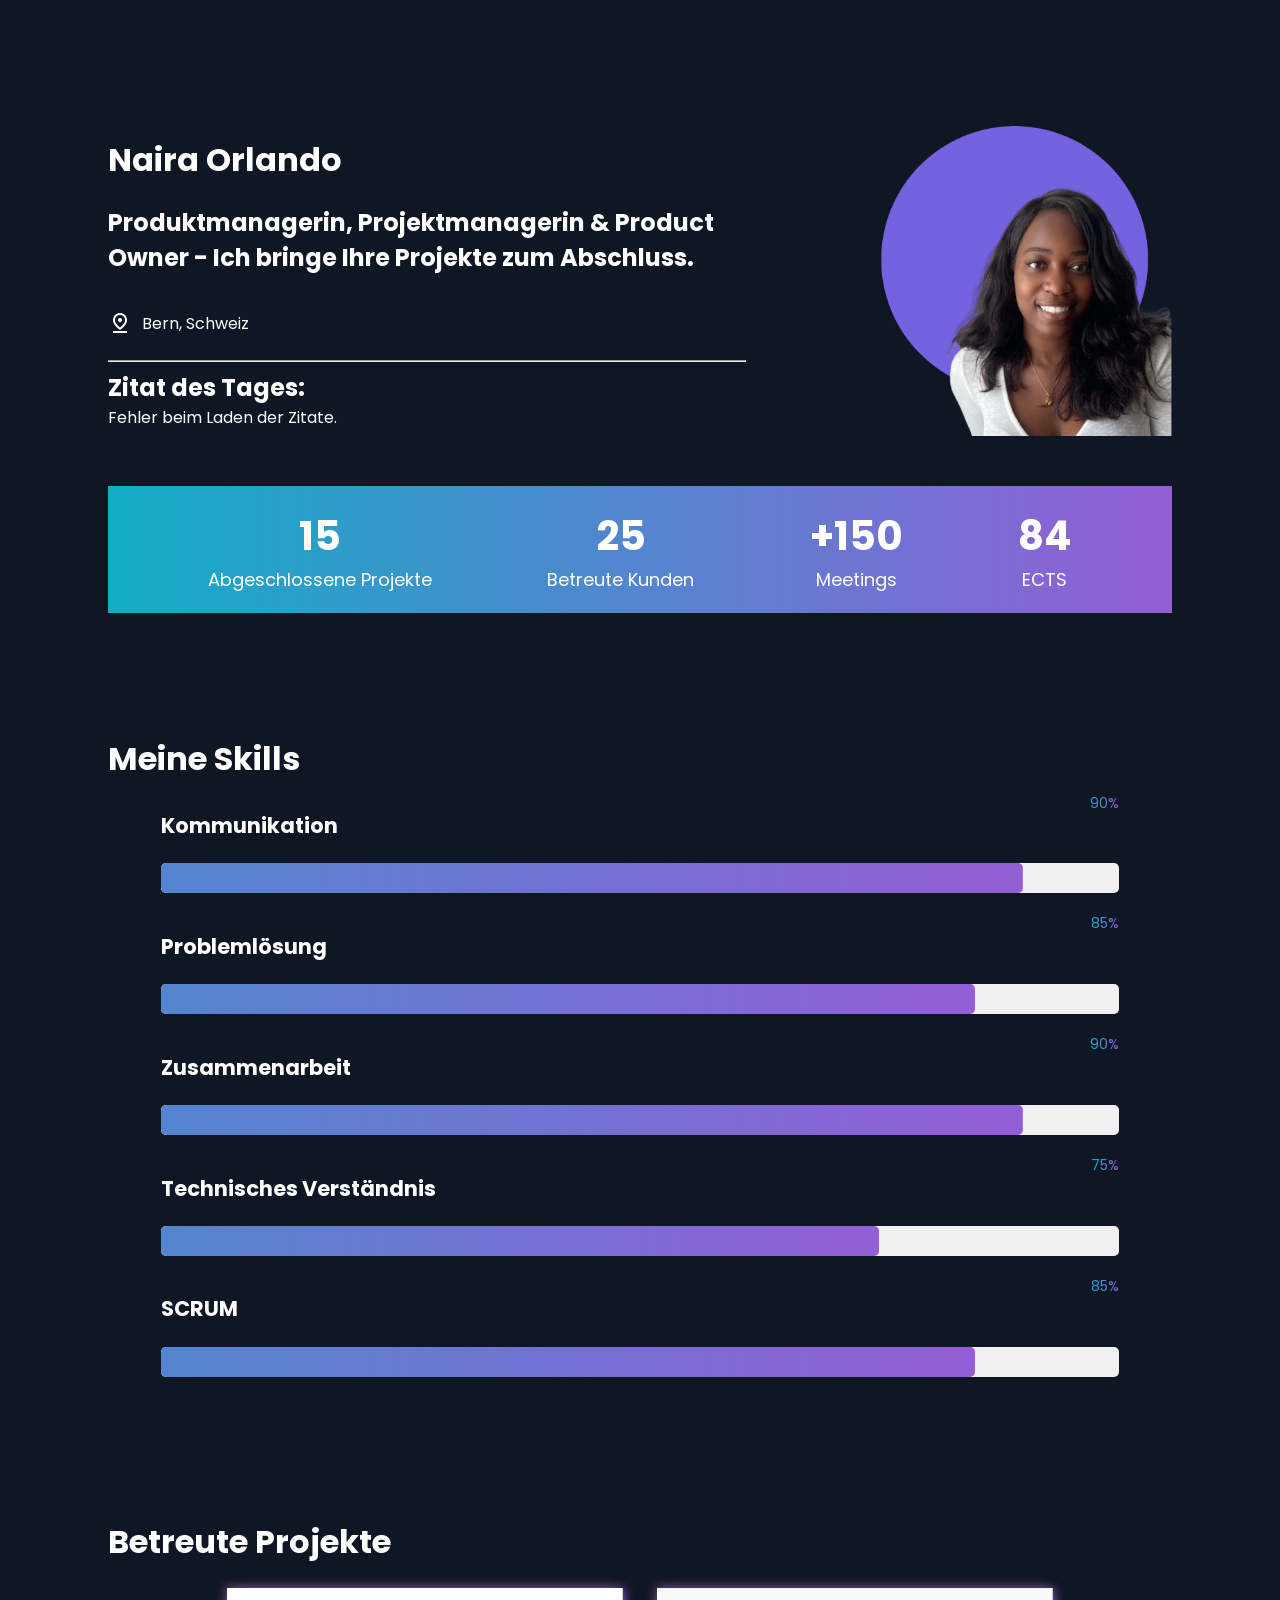
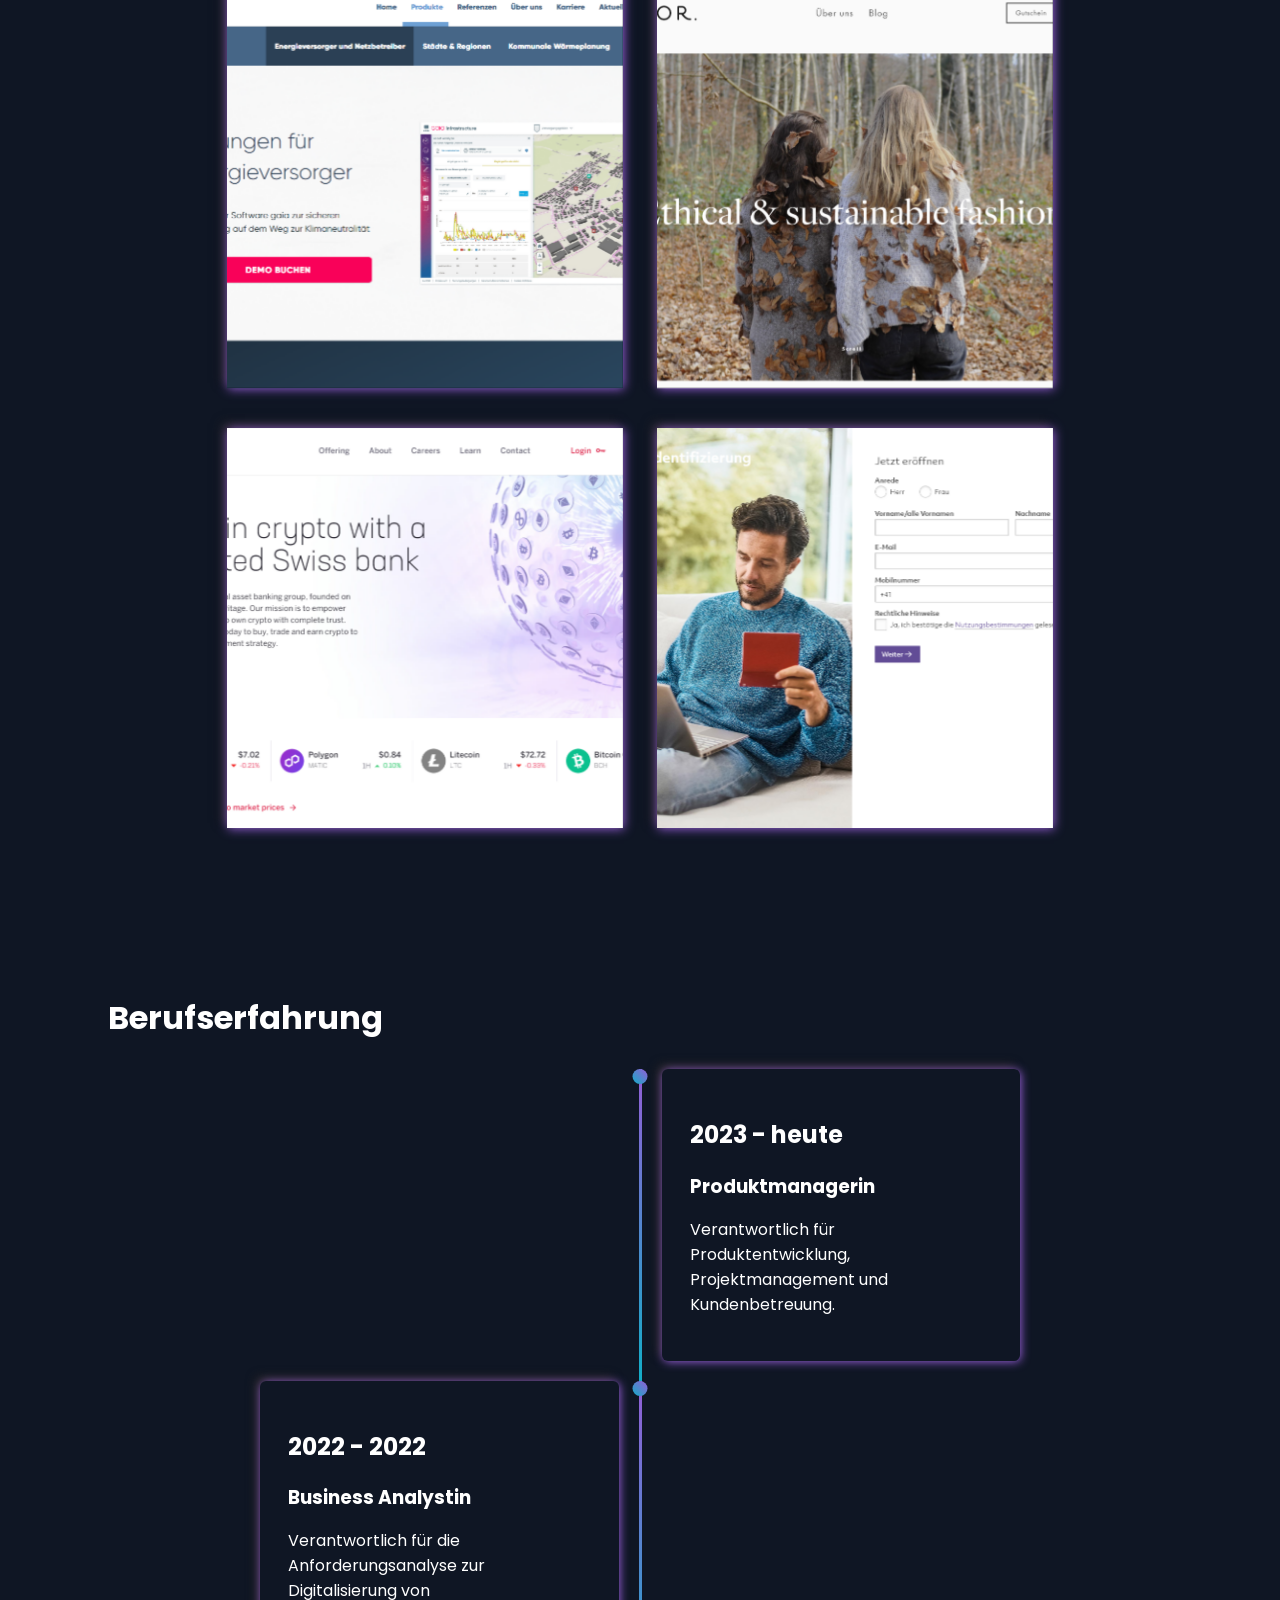
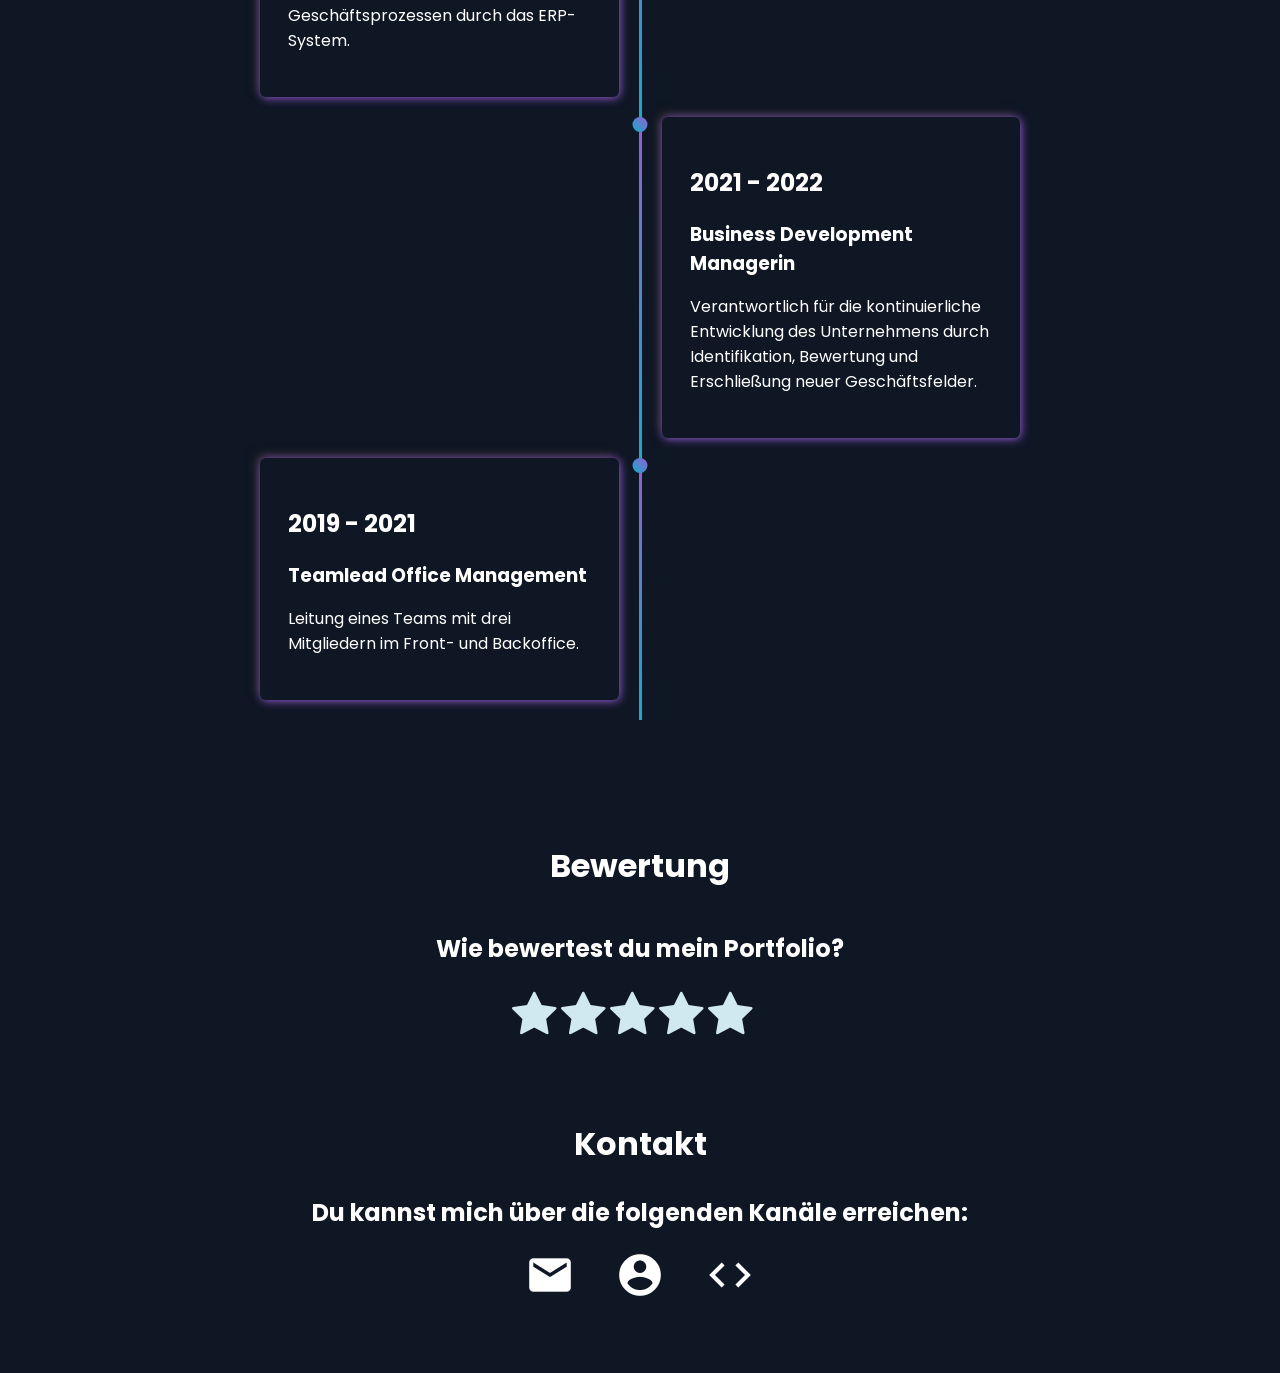
<file: portfolio.html>
<!DOCTYPE html>
<html lang="en">
<head>
    <title>Mein Portfolio</title>
    <!-- Stylesheet -->
    <link rel="stylesheet" type="text/css" href="portfolio.css">
    <!-- Fonts -->
    <link rel="preconnect" href="https://fonts.googleapis.com">
    <link rel="preconnect" href="https://fonts.gstatic.com" crossorigin>
    <link href="https://fonts.googleapis.com/css2?family=Poppins:wght@400;500;600;700&family=Roboto:wght@400;500;700&display=swap" rel="stylesheet">
    <!-- Icons -->
    <link rel="stylesheet" href="https://fonts.googleapis.com/css2?family=Material+Symbols+Outlined:opsz,wght,FILL,GRAD@20..48,100..700,0..1,-50..200" />
    <!-- Rating -->
    <link rel="stylesheet" href="//maxcdn.bootstrapcdn.com/font-awesome/4.3.0/css/font-awesome.min.css">
    <script src="https://ajax.googleapis.com/ajax/libs/jquery/2.1.3/jquery.min.js"></script>
    <!-- Google Material Icons -->
    <link rel="stylesheet" href="https://fonts.googleapis.com/icon?family=Material+Icons">
</head>

<body>
    <div class="hauptcontainer">
        <div class="vorstellung_naira">
            <h1>Naira Orlando</h1>
            <h2>Produktmanagerin, Projektmanagerin & Product Owner - Ich bringe Ihre Projekte zum Abschluss.</h2>
            <div class="icon">
                <span class="material-symbols-outlined"> pin_drop </span> <p>Bern, Schweiz</p>
            </div>
            <hr>

            <!-- Zitate via API -->
            <head>
                <h4>Zitat des Tages:</h4>
            </head>

            <div id="quote-container">
            </div>

            <script src="quotes.js"></script>

            <!-- Portrait -->
        </div>
        <div class="portrait_naira"></div>
    </div>

    <!-- KPI -->
    <div class="KPI-Hauptcontainer">
        <div class="kpi-section">
            <div class="kpi">
                <h1>15</h1>
                <p>Abgeschlossene Projekte</p>
            </div>
            <div class="kpi">
                <h1>25</h1>
                <p>Betreute Kunden</p>
            </div>
            <div class="kpi">
                <h1>+150</h1>
                <p>Meetings</p>
            </div>
            <div class="kpi">
                <h1>84</h1>
                <p>ECTS</p>
            </div>
        </div>
    </div>

    <!-- Skills-Abschnitt außerhalb des Hauptcontainers -->
    <div class="skills">
        <h1>Meine Skills</h1>
        <div class="skill-set">
            <div class="skill">
                <div class="skill-label">
                    <h2>Kommunikation</h2>
                    <span class="skill-percentage">90%</span>
                </div>
                <div class="meter">
                    <span style="width: 90%;" class="skill-gradient"></span>
                </div>
            </div>

            <div class="skill">
                <div class="skill-label">
                    <h2>Problemlösung</h2>
                    <span class="skill-percentage">85%</span>
                </div>
                <div class="meter">
                    <span style="width: 85%;" class="skill-gradient"></span>
                </div>
            </div>

            <div class="skill">
                <div class="skill-label">
                    <h2>Zusammenarbeit</h2>
                    <span class="skill-percentage">90%</span>
                </div>
                <div class="meter">
                    <span style="width: 90%;" class="skill-gradient"></span>
                </div>
            </div>

            <div class="skill">
                <div class="skill-label">
                    <h2>Technisches Verständnis</h2>
                    <span class="skill-percentage">75%</span>
                </div>
                <div class="meter">
                    <span style="width: 75%;" class="skill-gradient"></span>
                </div>
            </div>

            <div class="skill">
                <div class="skill-label">
                    <h2>SCRUM</h2>
                    <span class="skill-percentage">85%</span>
                </div>
                <div class="meter">
                    <span style="width: 85%;" class="skill-gradient"></span>
                </div>
            </div>
        </div>
    </div>

    <!-- Projekte-Abschnitt -->
    <div class="projects">
        <h1>Betreute Projekte</h1>
        <div class="project-section">
            <div class="flip-card">
                <div class="flip-card-inner">
                    <div class="flip-card-front">
                        <img src="images/enersis.PNG" >
                    </div>
                    <div class="flip-card-back">
                        <h2>Digital Twin</h2>
                        <h3>2019-2020</h3>
                        <p>Projektmanagement des "digital twin" Projektes für Kommunen und Gemeinden.</p>
                    </div>
                </div>
            </div>
            <div class="flip-card">
                <div class="flip-card-inner">
                    <div class="flip-card-front">
                        <img src="images/stoor.PNG">
                    </div>
                    <div class="flip-card-back">
                        <h2>Stoor</h2>
                        <h3>2022-2022</h3>
                        <p>Vollständige Digitalisierung von Geschäftsprozessen eines Handelshauses in Bern durch das ERP-System (Odoo).</p>
                    </div>
                </div>
            </div>
            <div class="flip-card">
                <div class="flip-card-inner">
                    <div class="flip-card-front">
                        <img src="images/sygnum.PNG" alt="Avatar">
                    </div>
                    <div class="flip-card-back">
                        <h2>Onboardingn</h2>
                        <h3>2023-2023</h3>
                        <p>Implementierung des digitalen Onboarding einer Bank unter Verwendung qualifizierter Signaturen.</p>
                    </div>
                </div>
            </div>
            <div class="flip-card">
                <div class="flip-card-inner">
                    <div class="flip-card-front">
                        <img src="images/valiant.PNG">
                    </div>
                    <div class="flip-card-back">
                        <h2>Onboarding</h2>
                        <h3>2023-2023</h3>
                        <p>Identifikation von Personen für die Kontoeröffnung bei einer Bank.</p>
                    </div>
                </div>
            </div>
        </div>
    </div>

    <!-- Timeline-Abschnitt -->
    <section class="design-section">
        <div><h1>Berufserfahrung</h1></div>
        <div class="timeline">
            <div class="timeline-empty"></div>
            <div class="timeline-middle">
                <div class="timeline-circle"></div>
            </div>
            <div class="timeline-component timeline-content">
                <h2>2023 - heute</h2>
                <h3>Produktmanagerin</h3>
                <p>Verantwortlich für Produktentwicklung, Projektmanagement und Kundenbetreuung.</p>
            </div>
            <div class="timeline-component timeline-content">
                <h2>2022 - 2022</h2>
                <h3>Business Analystin</h3>
                <p>Verantwortlich für die Anforderungsanalyse zur Digitalisierung von Geschäftsprozessen durch das ERP-System.</p>
            </div>
            <div class="timeline-middle">
                <div class="timeline-circle"></div>
            </div>
            <div class="timeline-empty"></div>
            <div class="timeline-empty"></div>
            <div class="timeline-middle">
                <div class="timeline-circle"></div>
            </div>
            <div class="timeline-component timeline-content">
                <h2>2021 - 2022</h2>
                <h3>Business Development Managerin</h3>
                <p>Verantwortlich für die kontinuierliche Entwicklung des Unternehmens durch Identifikation, Bewertung und Erschließung neuer Geschäftsfelder.</p>
            </div>
            <div class="timeline-component timeline-content">
                <h2>2019 - 2021</h2>
                <h3>Teamlead Office Management</h3>
                <p>Leitung eines Teams mit drei Mitgliedern im Front- und Backoffice.</p>
            </div>
            <div class="timeline-middle">
                <div class="timeline-circle"></div>
            </div>
        </div>
    </section>

    <!-- Rating-Abschnitt -->
    <div class="Rating-Hauptcontainer">
        <h1>Bewertung</h1>
        <h2>Wie bewertest du mein Portfolio?</h2>
        <div class="rating left">
            <div class="stars right">
                <a class="star"></a>
                <a class="star"></a>
                <a class="star"></a>
                <a class="star"></a>
                <a class="star"></a>
            </div>
        </div>
    </div>

    <!-- Kontakt-Abschnitt -->
    <section class="contact-section" id="contact">
        <h1>Kontakt</h1>
        <h2>Du kannst mich über die folgenden Kanäle erreichen:</h2>
        <div class="contact-icons">
            <!-- Ersetze die Links mit deinen eigenen Profil-Links -->
            <a href="mailto:naira.orlando@students.bfh.ch.com" target="_blank" title="E-Mail"><i class="material-icons">email</i></a>
            <a href="https://www.linkedin.com/in/naira-orlando-19785116a/" target="_blank" title="LinkedIn"><i class="material-icons">account_circle</i></a>
            <a href="https://github.com/nairasofiaa" target="_blank" title="GitHub"><i class="material-icons">code</i></a>
        </div>
    </section>
</body>
</html>
</file>
<file: portfolio.css>
body {
    background-color: #0F1624; 
    border: none;
    font-family: Poppins;
    
   
}

h1 {
    color: white;
    font-weight:bold;
    font-size: 32px;
    
}

h3 {
    color: white;
    font-weight:bold;
    margin: 0px;
    
}

h4 {
    color: white;
    font-weight:bold;
    margin: 0px;
    
}


h2 {
    color: white;
}


.skills h1 {
    text-align: left;
    margin-bottom: 10px; /* Optional: Fügt etwas Abstand unter dem h2 hinzu */
}


p {
    font-weight: 400;
    color: white;
}

.hauptcontainer {
    position: relative;
    width: auto;
    color: #fff;
    text-align: center;
    z-index: 100;
    border: none; 
    display: flex;
    justify-content: space-between;
    align-items: center;
    height: auto;
    padding: 100px;
    padding-bottom: 50px;
}

.vorstellung_naira {
    flex: 1;
    text-align: left;
    width: 100%;
    padding-right: 10%;
}

.icon {
    display: flex;
    align-items: center;
}

.material-symbols-outlined {
    margin-right: 10px;
    font-variation-settings:
    'FILL' 0,
    'wght' 400,
    'GRAD' 0,
    'opsz' 24
}


@keyframes blink {
    0% { opacity: 1; }
    50% { opacity: 0.3; }
    100% { opacity: 1; }
}

h4 {
    animation: blink 2s infinite; /* Blinkende Animation alle 2 Sekunden */
    font-size: 24px;
}

.portrait_naira{
content: url(images/portrait.png);
width: 30%;
}

img {
    flex: 1;
    width: auto;
    max-width: 100%;
    max-height: 400px; /* Passen Sie die maximale Höhe nach Bedarf an */
    object-fit: contain; /* Das Bild wird proportional in das festgelegte Höhen-Breiten-Verhältnis skaliert */
}

/* KPI */

  .KPI-Hauptcontainer {
    color: white;
     padding: 100px; 
    padding-top: 0px;
  
}

.kpi-section p{
    margin: 0px;
   
}

  .kpi-section {
    
    align-items: center;
 
    background: linear-gradient(90deg, #13ADC7, #945DD6);
 

    width: auto; /* Oder passe die Breite nach Bedarf an */
    display: flex;
    flex-wrap: wrap; /* Änderung hier */
    justify-content: space-between; /* Änderung hier */
    margin: 0 auto; /* Zentriere das Element selbst */
    margin-bottom: 0px;
    padding: 100px;
    padding-top: 20px;
    padding-bottom: 20px;
  
}

.kpi {
    text-align: center;
}


/* Skills*/
.skills {
    text-align: center;
    padding: 100px; 
    padding-top: 0px;
    
}

.skill-set {
    display: flex;
    flex-direction: column; /* Änderung hier */
    flex-wrap: wrap; /* Optional: Zeilenumbruch für kleinere Bildschirme */
    justify-content: center;
    align-items: center;
}


.skill {
    margin-bottom: 20px;
    width: 90%;
    
}

.skill-label {
    display: flex;
    justify-content: space-between;
    font-size: 14px;
    margin-bottom: 5px;
}

.skill-label span {
    background: linear-gradient(90deg, #13ADC7, #945DD6);
    -webkit-background-clip: text; /* Falls erforderlich für Webkit-Browser wie Chrome und Safari */
    color: transparent;

}


.skill-gradient {
    background: linear-gradient(90deg, #13ADC7, #945DD6);
   
 
  -webkit-text-fill-color: transparent;
  background-size: 200% 100%;
  background-position: 100%;
    transition: 3s; /* Hinzugefügt: Sanfter Hover-Effekt */
  
 
}

.skill:hover .skill-gradient {
    background: linear-gradient(90deg, #FF6384, #FF8E53); /* Ändere die Farben auf Rot */
    transform: scale(1.05); /* Hinzugefügt: Vergrößerung beim Hover */
   
}

.meter {
    height: 20px;
    background-color: #f0f0f0;
    border-radius: 5px;
    overflow: hidden;
    height: 30px;
}

.meter span {
    display: block;
    height: 100%;
    border-radius: 5px;
    
    transition: width 0.5s ease-in-out;

}

/* Quote*/

#quote-container blockquote {
    margin: 0px;
    margin-top: 15px;
    font-style: italic;
}

/* flipchart */

.projects {
    color: white;
     padding: 100px; 
    padding-top: 0px;
}

.project-section {
    width: 80%; /* Oder passe die Breite nach Bedarf an */
    display: flex;
    flex-wrap: wrap; /* Änderung hier */
    justify-content: space-between; /* Änderung hier */
    margin: 0 auto; /* Zentriere das Element selbst */
}

.project-title {
    font-size: 18px;
    font-weight: bold;
    margin-top: 10px;
}

.project-description {
    margin-top: 20px;
}

.flip-card {
    
    width: 400px;
    height: 400px;
    perspective: 1000px;
    margin: 0 1.5% 40px 1.5%; /* Änderung hier */
    flex: 0 0 calc(48% - 1.5%);
    cursor: pointer;
  }

  .flip-card-front img {
    width: 100%;
    height: 100%;
    object-fit: cover;
}
  
  .flip-card-inner {
    position: relative;
    width: 100%;
    height: 100%;
    text-align: center;
    transition: transform 0.6s;
    transform-style: preserve-3d;
    box-shadow: 1px 1px 10px #945DD6, -5px -5px 10px #242424;
  }
  
  .flip-card:hover .flip-card-inner {
    transform: rotateY(180deg);
  }
  
  .flip-card-front, .flip-card-back {
    position: absolute;
    width: 100%;
    height: 100%;
    -webkit-backface-visibility: hidden;
    backface-visibility: hidden;
  }
  
  .flip-card-front {
   
    color: black;
    
  }
  
  .flip-card-back {
    background:linear-gradient(90deg, #FF6384, #FF8E53);
    color: white;
    transform: rotateY(180deg);
    display: flex;
    flex-direction: column;
    align-items: center;
    justify-content: center;
    text-align: center;
    padding: 20px;
    box-sizing: border-box;
}

.flip-card-back p {
    margin: 0px;
}

.flip-card-back h1 {
    margin: 0px;
}

.flip-card-back h2 {
    margin: 0px;
}


/* Timeline */

.design-section {
  display: flex;
  flex-direction: column;
  
  color: white;
  padding: 100px; 
  padding-top: 0px;
 
}


.design {
  display: flex;
  align-items: center;
  justify-content: center;
}

.timeline {
  width: 80%;
  height: auto;
  max-width: 800px;
  margin: 0 auto;
  display: flex;
  flex-direction: column;
}

.timeline-content {
  padding: 20px;

  -webkit-box-shadow: 5px 5px 10px #ffff, -5px -5px 10px #ffff;
          box-shadow: 1px 1px 10px #945DD6, -5px -5px 10px #242424;
  border-radius: 5px;
  color: white;
  padding: 1.75rem;
  transition: 0.4s ease;
  overflow-wrap: break-word !important;
  margin: 1rem;
  margin-bottom: 20px;
  border-radius: 6px;
  flex: 0 0 calc(48% - 1.5%);
}


.timeline-component {
    margin: 0px 20px 20px 20px;
    transition: transform 0.3s ease-in-out; /* Hinzugefügt: Sanfter Hover-Effekt */
}

.timeline-component:hover {
    transform: scale(1.05); /* Hinzugefügt: Vergrößerung beim Hover */
    background: linear-gradient(90deg, #FF6384, #FF8E53); /* Ändere die Farben auf Rot */
}

@media screen and (min-width: 768px) {
  .timeline {
    display: grid;
    grid-template-columns: 1fr 3px 1fr;
  }
  .timeline-middle {
    position: relative;
    background-image: linear-gradient(45deg, #13ADC7, #945DD6);
    width: 3px;
    height: 100%;
  }
  .main-middle {
    opacity: 0;
  }
  .timeline-circle {
    position: absolute;
    top: 0;
    left: 50%;
    width: 15px;
    height: 15px;
    border-radius: 50%;
    background-image: linear-gradient(45deg, #13ADC7, #945DD6);
    -webkit-transform: translateX(-50%);
            transform: translateX(-50%);
  }
}

/* Rating */
.Rating-Hauptcontainer {
    color: white;
    padding: 100px; 
    padding-top: 0px;
    padding-bottom: 0px;
    text-align: center;
    display: flex; /* Füge Flexbox hinzu */
    flex-direction: column; /* Staple Elemente vertikal */
    align-items: center;
    justify-content: center; /* Zentriere horizontal und vertikal */
}

.right {
    float: right;
}

.left {
    float: left;
    text-align: center;
}

.rating .stars {
    margin-right: 15px;
}

.rating .stars .star {
    float: left;
    padding: 5px 2px;
    cursor: pointer;
}

.rating .stars .star:before {
    font-family: 'FontAwesome';
    content: '\f005';
    color: #d0e8f0;
    font-size: 3em;
}

.rating .stars .star:hover:before,
.rating .stars .star.to_rate:before,
.rating .stars .star.rated:before {
    color: #dbd825;
}

.rating .stars .star.no_to_rate:before {
    
}

.kpi h1 {
    color: white;
    font-weight: bold;
    font-size: 40px;
    margin: 0px;
}

.kpi p {
    font-size: 18px;
}

.kpi h1:hover {
    background: -webkit-linear-gradient(90deg, #FF6384, #FF8E53);
    -webkit-background-clip: text;
    -webkit-text-fill-color: transparent;
}

@keyframes fallFromAbove {
    0% {
        transform: translateY(-100%);
        opacity: 0;
    }
    100% {
        transform: translateY(0);
        opacity: 1;
    }
}

.kpi-section {
    animation: fallFromAbove 1s ease-out; 
}


/* Kontakt */

.contact-section {
    text-align: center;
    padding: 50px;
}

.contact-icons {
    display: flex;
    justify-content: center;
    margin-top: 20px;
 
}

.contact-icons a {
    text-decoration: none;
    color: white;
    margin: 0 20px;
    font-size: 36px; /* Ändere die Schriftgröße nach Bedarf */
}

.contact-icons a i {
    font-size: 50px; /* Ändere die Schriftgröße nach Bedarf */
}
</file>
